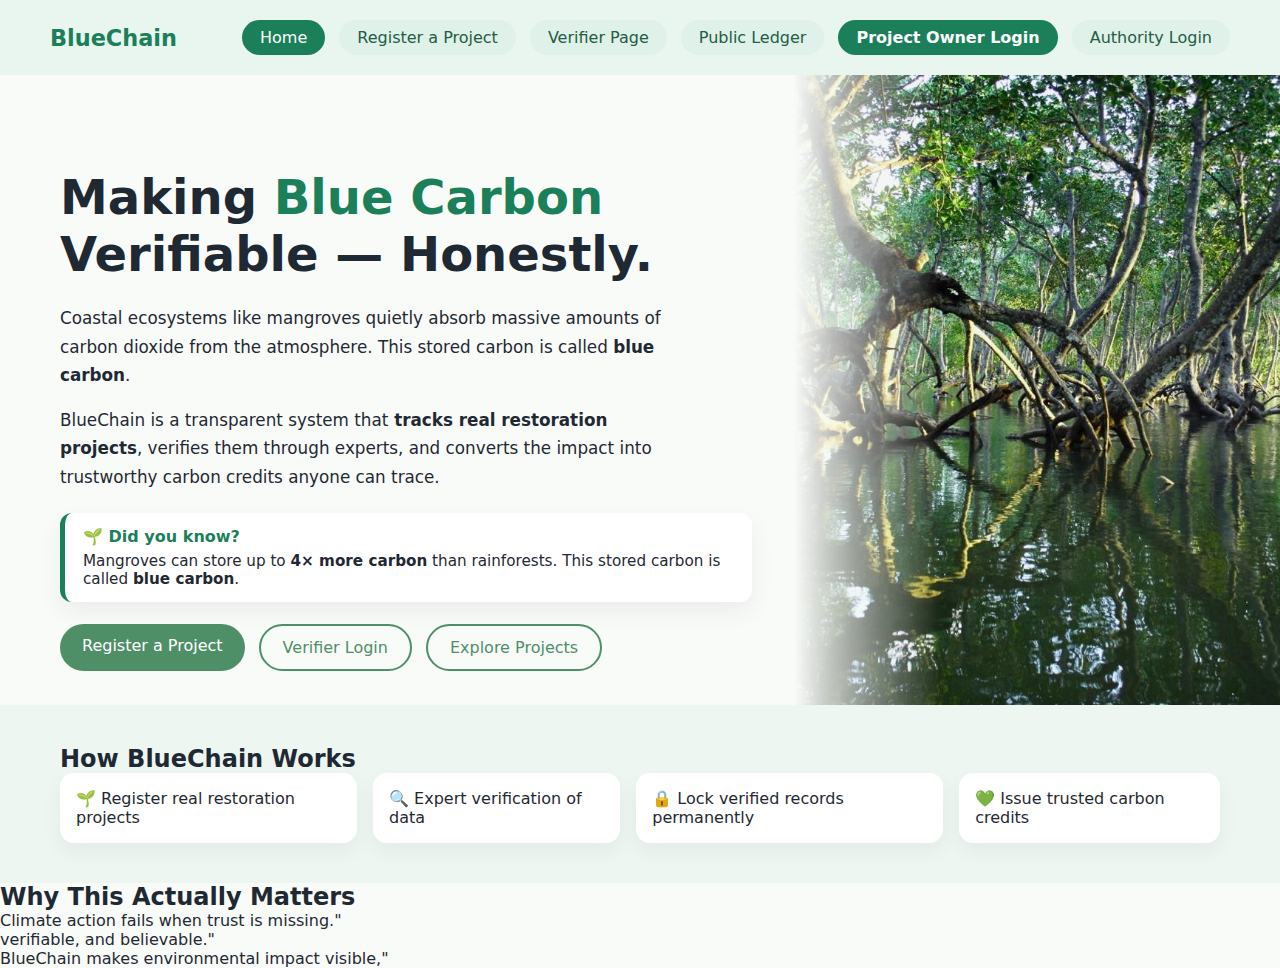
<file: bluechain/index.html>
<!DOCTYPE html>
<html lang="en">
<head>
  <meta charset="UTF-8" />
  <meta name="viewport" content="width=device-width, initial-scale=1.0" />
  <title>BlueChain</title>
  <link rel="stylesheet" href="style.css" />
</head>
<body>

<!-- NAVBAR -->
<header class="navbar">
  <div class="logo">BlueChain</div>
  <nav class="nav-pills">
    <a href="index.html" class="pill active">Home</a>
    <a href="register.html" class="pill">Register a Project</a>
    <a href="verify-login.html" class="pill">Verifier Page</a>
    <a href="projects.html" class="pill">Public Ledger</a>
    <a href="credits-owner-login.html" class="pill owner">Project Owner Login</a>
    <a href="credits.html" class="pill">Authority Login</a>
  </nav>
</header>


<!-- HERO -->
<section class="hero">

  <div class="hero-text">
    <h1>
      Making <span>Blue Carbon</span><br>
      Verifiable — Honestly.
    </h1>

    <p class="hero-desc">
      Coastal ecosystems like mangroves quietly absorb massive amounts of carbon
      dioxide from the atmosphere. This stored carbon is called
      <strong>blue carbon</strong>.
    </p>

    <p class="hero-desc">
      BlueChain is a transparent system that<strong> tracks real restoration projects</strong>,
      verifies them through experts, and converts the impact into trustworthy
      carbon credits anyone can trace.
    </p>

    <!-- DID YOU KNOW CARD -->
    <div class="did-you-know">
      <span>🌱 Did you know?</span>
      <p>
        Mangroves can store up to <strong>4× more carbon</strong> than rainforests.
        This stored carbon is called <strong>blue carbon</strong>.
      </p>
    </div>

    <div class="hero-actions">
  <a href="register.html" class="btn primary">Register a Project</a>
  <a href="verify-login.html" class="btn outline">Verifier Login</a>
  <a href="projects.html" class="btn secondary">Explore Projects</a>
</div>


  <!-- IMAGE -->
  <div class="hero-image"></div>

</section>

<!-- HOW IT WORKS (VISIBLE ABOVE FOLD) -->
<section class="how">
  <h2>How BlueChain Works</h2>

  <div class="steps">
    <div class="step">🌱 Register real restoration projects</div>
    <div class="step">🔍 Expert verification of data</div>
    <div class="step">🔒 Lock verified records permanently</div>
    <div class="step">💚 Issue trusted carbon credits</div>
  </div>
</section>

<!-- WHY IT MATTERS (PEEK) -->
<section class="why">
  <h2>Why This Actually Matters</h2>
  <div class="why">

    <div class="why">Climate action fails when trust is missing." </div>
    <div class="why">verifiable, and believable." </div>
    <div class="why">BlueChain makes environmental impact visible," </div>
    
  </div>
</section>

</body>
</html>
</file>
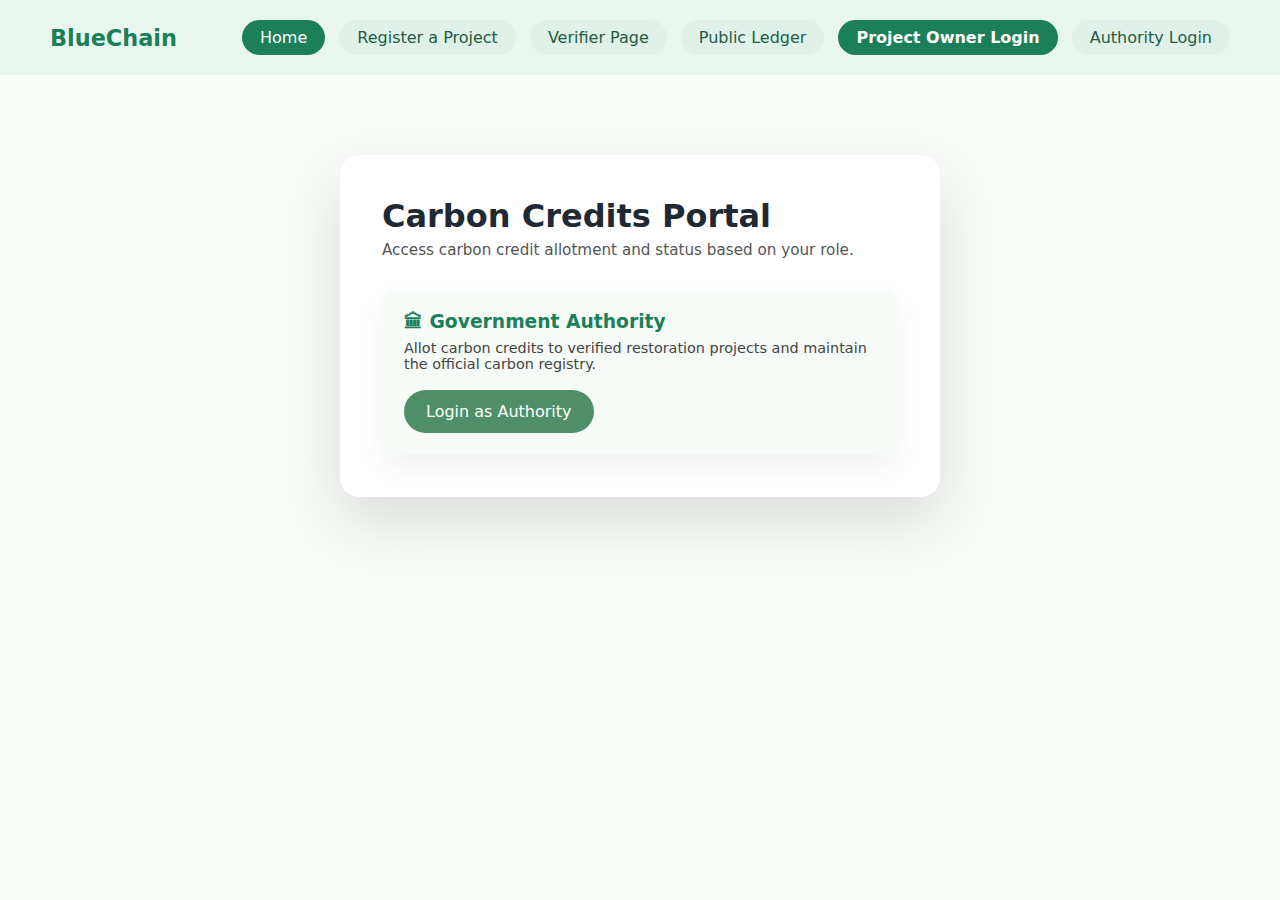
<file: bluechain/credits.html>
<!DOCTYPE html>
<html lang="en">
<head>
  <meta charset="UTF-8" />
  <title>Carbon Credits | BlueChain</title>
  <link rel="stylesheet" href="style.css" />
</head>
<body>

<!-- NAVBAR -->
<header class="navbar">
  <div class="logo">BlueChain</div>
  <nav class="nav-pills">
    <a href="index.html" class="pill active">Home</a>
    <a href="register.html" class="pill">Register a Project</a>
    <a href="verify-login.html" class="pill">Verifier Page</a>
    <a href="projects.html" class="pill">Public Ledger</a>
    <a href="credits-owner-login.html" class="pill owner">Project Owner Login</a>
    <a href="credits.html" class="pill">Authority Login</a>
  </nav>
</header>

<!-- MAIN SECTION -->
<section class="register-section">
  <div class="register-card" style="max-width:600px;">
    
    <h1>Carbon Credits Portal</h1>
    <p class="subtext">
      Access carbon credit allotment and status based on your role.
    </p>

    <!-- ROLE CARDS -->
    <div style="display:flex; gap:20px; margin-top:30px; flex-wrap:wrap;">

      <!-- GOVERNMENT -->
      <div class="credit-role-card">
        <h3>🏛 Government Authority</h3>
        <p>
          Allot carbon credits to verified restoration projects and
          maintain the official carbon registry.
        </p>
        <a href="credits-admin-login.html" class="btn primary full">
          Login as Authority
        </a>
      </div>

    

    </div>

  </div>
</section>

</body>
</html>
</file>
<file: bluechain/style.css>
/* RESET */
* {
  margin: 0;
  padding: 0;
  box-sizing: border-box;
  font-family: system-ui, -apple-system, BlinkMacSystemFont, "Segoe UI", sans-serif;
}

body {
  background: #f9fbf9;
  color: #1f2933;
}

/* ================= NAVBAR ================= */
.navbar {
  display: flex;
  justify-content: space-between;
  align-items: center;
  padding: 20px 50px;
  background: #e9f6ef;
}

.logo {
  font-size: 1.4rem;
  font-weight: 700;
  color: #1b7f5a;
}

.nav-pills {
  display: flex;
  gap: 14px;
}

.pill {
  padding: 8px 18px;
  border-radius: 999px;
  background: #dff1e8;
  text-decoration: none;
  font-weight: 500;
  color: #245c44;
  transition: all 0.25s ease;
}

.pill:hover {
  background: #1b7f5a;
  color: white;
}

.pill.active {
  background: #1b7f5a;
  color: white;
}

/* ================= HERO ================= */
.hero {
  display: flex;
  min-height: 70vh;
  padding-left: 60px;
  position: relative; /* ✅ ADD THIS */
}


.hero-text {
  width: 60%;
  padding-top: 60px;
  padding-right: 40px;
  z-index: 2;
}

.hero-text h1 {
  font-size: 3rem;
  line-height: 1.2;
  margin-bottom: 20px;
}

.hero-text h1 span {
  color: #1b7f5a;
}

.hero-desc {
  font-size: 1.05rem;
  line-height: 1.7;
  margin-bottom: 16px;
  max-width: 620px;
}

/* DID YOU KNOW */
.did-you-know {
  background: #ffffff;
  border-left: 5px solid #1b7f5a;
  padding: 14px 18px;
  border-radius: 12px;
  margin: 22px 0;
  box-shadow: 0 10px 25px rgba(0,0,0,0.06);
}

.did-you-know span {
  font-weight: 600;
  color: #1b7f5a;
}

.did-you-know p {
  margin-top: 6px;
  font-size: 0.95rem;
}

/* HERO BUTTONS */
.hero-actions {
  display: flex;
  gap: 14px;
  flex-wrap: wrap;
  z-index: 2;
}

.btn {
  display: inline-block;
  padding: 12px 22px;
  border-radius: 999px;
  font-weight: 500;
  text-decoration: none;
  transition: all 0.25s ease;
}

.btn.primary {
  background: #4f8f68;
  color: white;
}

.btn.outline,
.btn.secondary {
  background: transparent;
  color: #4f8f68;
  border: 2px solid #4f8f68;
}

/* HERO IMAGE (INDEX PAGE) */
.hero-image {
  position: absolute;
  right: 0;
  top: 0;
  width: 38%;
  height: 100%; /* FULL height after navbar */

  background-image: url("images/mangrove-hero.jpg");
  background-size: cover;
  background-position: center;

  -webkit-mask-image: linear-gradient(
    to left,
    rgba(0,0,0,1) 70%,
    rgba(0,0,0,0) 100%
  );
  mask-image: linear-gradient(
    to left,
    rgba(0,0,0,1) 70%,
    rgba(0,0,0,0) 100%
  );

  z-index: 1;
}

/* ================= HOW ================= */
.how {
  padding: 40px 60px;
  background: #eef6f1;
}

.steps {
  display: flex;
  gap: 16px;
}

.step {
  background: white;
  padding: 16px;
  border-radius: 14px;
  box-shadow: 0 8px 20px rgba(0,0,0,0.05);
}

/* ================= REGISTER PAGE ================= */
.register-bg {
  position: fixed;
  inset: 0;

  background:
    linear-gradient(
      rgba(247,250,246,0.75),
      rgba(247,250,246,0.75)
    ),
    url("images/mangrove-bg.jpg");

  background-size: cover;
  background-position: center;
  z-index: -1;
}

.register-card {
  background: rgba(255,255,255,0.94);
  padding: 42px;
  width: px; 
  border-radius: 20px;
  box-shadow: 0 25px 60px rgba(0,0,0,0.12);
}


.register-card h1 {
  margin-bottom: 6px;
}
.register-section {
  display: flex;
  justify-content: center;
  align-items: flex-start; /* not center vertically */
  padding-top: 80px; /* moved UP */
  padding-bottom: 60px;
}

.subtext {
  font-size: 0.95rem;
  color: #555;
  margin-bottom: 22px;
}

label {
  display: block;
  font-size: 0.85rem;
  margin-top: 14px;
  margin-bottom: 4px;
}

input, select {
  width: 100%;
  padding: 10px 12px;
  border-radius: 10px;
  border: 1px solid #ccc;
}

input:focus, select:focus {
  outline: none;
  border-color: #2f6f4e;
  box-shadow: 0 0 0 2px rgba(47,111,78,0.15);
}

.submit-btn {
  margin-top: 24px;
  width: 100%;
  padding: 12px;
  border: none;
  border-radius: 999px;
  background: #2f6f4e;
  color: white;
  font-weight: 600;
  cursor: pointer;
}
/* PROJECTS PAGE HEADER */
.projects-header {
  text-align: center;
  padding: 70px 40px 30px;
}

.projects-header h1 {
  font-size: 2.7rem;
  color: #1b7f5a;
  margin-bottom: 14px;
}

.projects-header p {
  font-size: 1.05rem;
  max-width: 720px;
  margin: 0 auto;
  color: #444;
  line-height: 1.6;
}

/* PROJECTS GRID */
.projects-grid {
  display: grid;
  grid-template-columns: repeat(auto-fit, minmax(300px, 1fr));
  gap: 28px;
  padding: 40px 60px 80px;
}

/* PROJECT CARD */
.project-card {
  background: white;
  border-radius: 18px;
  overflow: hidden;
  box-shadow: 0 15px 35px rgba(0,0,0,0.08);
  transition: transform 0.25s ease, box-shadow 0.25s ease;
}

.project-card:hover {
  transform: translateY(-6px);
  box-shadow: 0 25px 50px rgba(0,0,0,0.12);
}

.project-card img {
  width: 100%;
  height: 180px;
  object-fit: cover;
  display: block;                /* 🔥 IMPORTANT */
  background-color: #eee;        /* fallback */
}

.project-body {
  padding: 18px;
}

.project-body h3 {
  margin-bottom: 6px;
  color: #1b7f5a;
}

.project-body .org {
  font-size: 0.9rem;
  color: #555;
  margin-bottom: 10px;
}

.project-body .meta {
  font-size: 0.85rem;
  color: #444;
  line-height: 1.5;
  margin-bottom: 12px;
}

/* STATUS BADGES */
.status {
  display: inline-block;
  padding: 6px 14px;
  border-radius: 999px;
  font-size: 0.75rem;
  font-weight: 600;
}

.status.verified {
  background: #e6f5ee;
  color: #1b7f5a;
}

.status.pending {
  background: #fff4e5;
  color: #b36a00;
}
.project-search {
  display: flex;
  justify-content: center;
  margin: 20px 0 40px;
}

.project-search input {
  width: 60%;
  max-width: 600px;
  padding: 14px 20px;
  border-radius: 999px;
  border: 2px solid #cfe7db;
  font-size: 0.95rem;
  background: #f4fbf7;
  transition: all 0.25s ease;
}

.project-search input:focus {
  outline: none;
  border-color: #1b7f5a;
  box-shadow: 0 0 0 3px rgba(27,127,90,0.15);
}
/* CREDIT ROLE CARDS */
.credit-role-card {
  flex: 1;
  min-width: 240px;
  background: #f6fbf8;
  padding: 22px;
  border-radius: 16px;
  box-shadow: 0 12px 30px rgba(0,0,0,0.06);
}

.credit-role-card h3 {
  margin-bottom: 8px;
  color: #1b7f5a;
}

.credit-role-card p {
  font-size: 0.9rem;
  color: #444;
  margin-bottom: 18px;
}
.image-guidelines {
  margin-top: 14px;
  padding: 14px 16px;
  background: #f3faf7;
  border-left: 5px solid #1b7f5a;
  border-radius: 10px;
  font-size: 0.85rem;
  color: #333;
}

.image-guidelines h4 {
  margin-bottom: 6px;
  color: #1b7f5a;
}

.image-guidelines ul {
  padding-left: 18px;
  margin-bottom: 8px;
}

.image-guidelines li {
  margin-bottom: 4px;
}

.image-guidelines .example {
  font-size: 0.8rem;
  background: #ffffff;
  padding: 8px;
  border-radius: 6px;
  margin-top: 6px;
}

.image-guidelines .note {
  font-size: 0.75rem;
  color: #b33a3a;
  margin-top: 6px;
}

/* ============================= */
/* 🌍 PUBLIC INFO / FACT CARDS */
/* ============================= */

.project-card .project-body h3 {
  font-size: 1.1rem;
  margin-bottom: 8px;
}

.project-card .project-body p.meta {
  font-size: 0.9rem;
  line-height: 1.6;
  color: #333;
}

/* Highlight info-only cards */
.project-card:has(h3:contains("Did you know")),
.project-card:has(h3:contains("Why BlueChain")),
.project-card:has(h3:contains("Blockchain Principle")) {
  background: linear-gradient(135deg, #f2fff9, #ffffff);
  border-left: 6px solid #1b7f5a;
}

/* ================= CARBON ESTIMATE CARD ================= */
.carbon-card {
  margin-top: 18px;
  padding: 18px;
  border-radius: 16px;
  background: linear-gradient(135deg, #e6fff4, #f0fff9);
  border: 1px solid rgba(27, 127, 90, 0.2);
  text-align: center;
}

.carbon-card h3 {
  font-size: 1rem;
  color: #1b7f5a;
  margin-bottom: 10px;
}

.carbon-value {
  font-size: 2rem;
  font-weight: 700;
  color: #0f5132;
}

.carbon-value .unit {
  font-size: 0.9rem;
  font-weight: 500;
  color: #555;
  margin-left: 6px;
}

.carbon-hint {
  margin-top: 8px;
  font-size: 0.8rem;
  color: #666;
}
.credit-box {
  background: #f4fdf9;
  border-left: 4px solid #1b7f5a;
  padding: 12px;
  margin-top: 12px;
  border-radius: 8px;
  font-size: 0.9rem;
}

.pay-btn {
  margin-top: 12px;
  background: #1b7f5a;
}

.cancel-btn {
  margin-top: 12px;
  background: #d9534f;
}
/* ===============================
   🧭 PROJECT OWNER FLOW CARD
================================ */

.flow-card {
  background: rgba(255, 255, 255, 0.92);
  border-radius: 16px;
  padding: 22px 24px;
  max-width: 420px;
  box-shadow: 0 12px 30px rgba(0, 0, 0, 0.12);
  animation: fadeUp 0.6s ease;
}

.flow-card h3 {
  margin: 0 0 8px;
  font-size: 1.25rem;
  color: #1b7f5a;
}

.flow-sub {
  font-size: 0.9rem;
  color: #444;
  margin-bottom: 14px;
}

.flow-steps {
  padding-left: 18px;
  margin: 0 0 12px;
}

.flow-steps li {
  font-size: 0.9rem;
  margin-bottom: 8px;
  color: #333;
}

.flow-note {
  font-size: 0.8rem;
  color: #a94442;
  background: #fff3f3;
  padding: 8px 10px;
  border-radius: 8px;
}

@keyframes fadeUp {
  from {
    opacity: 0;
    transform: translateY(12px);
  }
  to {
    opacity: 1;
    transform: translateY(0);
  }
}
.hero-flow {
  display: flex;
  align-items: center;
  justify-content: center;
}
.register-section {
  display: flex;
  gap: 40px;
  align-items: flex-start;
}

.register-info {
  flex: 1;
  max-width: 420px;
}

.register-card {
  flex: 1;
}

/* 🧭 Project Owner Flow Card */
.flow-card {
  background: rgba(255, 255, 255, 0.95);
  border-radius: 16px;
  padding: 22px 26px;
  max-width: 420px;
  box-shadow: 0 10px 30px rgba(0,0,0,0.08);
  margin-left: 32px;
}

.flow-card h3 {
  margin-bottom: 8px;
  color: #1b7f5a;
}

.flow-sub {
  font-size: 0.9rem;
  color: #555;
  margin-bottom: 12px;
}

.flow-steps {
  padding-left: 18px;
  font-size: 0.9rem;
}

.flow-steps li {
  margin-bottom: 6px;
}

.flow-note {
  margin-top: 10px;
  font-size: 0.8rem;
  color: #c0392b;
}

.hero {
  align-items: center;
}

.hero-image {
  background-size: cover;
  background-position: center;
  min-height: 420px;
}
/* ===== MINI FLOW CARD (INDEX HERO) ===== */
.flow-card.mini {
  margin-top: 16px;
  padding: 14px 16px;
  max-width: 360px;
  background: rgba(255, 255, 255, 0.9);
  border-left: 4px solid #1b7f5a;
  border-radius: 10px;
  font-size: 0.85rem;
}

.flow-card.mini h4 {
  margin: 0 0 6px;
  font-size: 0.95rem;
  color: #1b7f5a;
}

.flow-card.mini p {
  margin: 4px 0;
  line-height: 1.4;
}

.flow-card.mini .flow-note {
  font-size: 0.75rem;
  color: #b04a3a;
}

/* ===== REGISTER PAGE HELPER CARD ===== */
.register-section {
  position: relative;
}

.register-helper {
  position: absolute;
  left: 6%;
  top: 18%;
  max-width: 340px;
}

/* ===== REGISTER PAGE TWO COLUMN LAYOUT ===== */

.register-container {
  display: grid;
  grid-template-columns: 320px minmax(80px, 1fr) minmax(600px, 720px);
  gap: 40px;
  align-items: start;
}

/* LEFT CARD */
.register-left {
  display: flex;
  justify-content: flex-start;
}

.flow-card.mini {
  max-width: 320px;
  padding: 16px 18px;
  background: rgba(255, 255, 255, 0.92);
  border-left: 4px solid #1b7f5a;
  border-radius: 12px;
  font-size: 0.85rem;
}

/* RIGHT FORM */
.register-right {
  display: flex;
  justify-content: center;
}

.register-card {
  width: 100%;
  max-width: 720px; /* 👈 THIS STOPS STRETCHING */
}


/* ===============================
   FORCE CENTER REGISTER FORM
   (OVERRIDE EVERYTHING ABOVE)
=============================== */

.register-container {
  display: grid !important;
  grid-template-columns: 320px 1fr 1fr !important;
  gap: 40px !important;
}

/* LEFT CARD — keep as is */
.register-left {
  justify-self: start !important;
}

/* RIGHT COLUMN — THIS IS THE FIX */
.register-right {
  display: flex !important;
  justify-content: center !important;
}

/* FORM ITSELF */
.register-right .register-card {
  width: 100% !important;
  max-width: 720px !important;
  margin: 0 auto !important;
}

/* ===============================
   🛡️ ADMIN LOGIN PAGE LAYOUT
   =============================== */

.admin-login-layout {
  display: flex;
  gap: 48px;
  max-width: 1200px;
  margin: 0 auto;
  align-items: flex-start;
  justify-content: center;
  padding: 60px 40px;
}

/* LEFT DEMO CARD */
.demo-card {
  width: 320px;
  background: rgba(255, 255, 255, 0.92);
  border-radius: 14px;
  padding: 22px;
  box-shadow: 0 10px 30px rgba(0, 0, 0, 0.08);
  border-left: 5px solid #1b7f5a;
}

.demo-card h3 {
  font-size: 1.1rem;
  margin-bottom: 8px;
  color: #1b7f5a;
}

.demo-sub {
  font-size: 0.9rem;
  color: #555;
  margin-bottom: 14px;
}

.demo-creds {
  background: #f3f7f5;
  padding: 12px;
  border-radius: 8px;
  margin-bottom: 10px;
}

.demo-creds p {
  margin: 6px 0;
  font-family: monospace;
  font-size: 0.95rem;
}

.demo-note {
  font-size: 0.8rem;
  color: #a94442;
}

/* KEEP FORM CENTERED */
.register-card {
  margin: 0 auto;
}

.nav-pills .pill.owner {
  background: #1b7f5a;
  color: white;
  font-weight: 600;
}

/* 🧪 Demo Login Layout */
.login-layout {
  display: flex;
  align-items: flex-start;
  justify-content: center;
  gap: 40px;
  max-width: 1200px;
  margin: 0 auto;
}

/* 🧪 Demo Info Card */
.demo-card {
  width: 320px;
  background: rgba(255, 255, 255, 0.96);
  border-radius: 14px;
  padding: 20px 22px;
  box-shadow: 0 12px 30px rgba(0,0,0,0.12);
}

.demo-card h3 {
  margin-bottom: 6px;
  color: #0f172a;
}

.demo-sub {
  font-size: 0.85rem;
  color: #555;
  margin-bottom: 12px;
}

.demo-list {
  font-size: 0.85rem;
  padding-left: 18px;
  margin-bottom: 14px;
}

.demo-list li {
  margin-bottom: 4px;
}

.demo-creds {
  background: #f1f5f9;
  border-radius: 10px;
  padding: 10px 12px;
  font-size: 0.85rem;
  margin-bottom: 10px;
}

.demo-creds p {
  margin: 6px 0;
}

.demo-note {
  font-size: 0.75rem;
  color: #666;
}
/* 🧭 Admin Info Strip */
.admin-info-strip {
  display: flex;
  justify-content: space-between;
  align-items: flex-start;
  max-width: 1200px;
  margin: 20px auto 40px;
  gap: 20px;
  padding: 0 20px;
}

/* LEFT: Demo Hint */
.admin-hint-card {
  max-width: 420px;
  background: rgba(255,255,255,0.95);
  border-radius: 14px;
  padding: 18px 20px;
  box-shadow: 0 10px 26px rgba(0,0,0,0.12);
}

.admin-hint-card h4 {
  margin-bottom: 6px;
}

/* RIGHT: Identity Badge */
.admin-identity-card {
  text-align: right;
  background: #0f172a;
  color: #fff;
  border-radius: 14px;
  padding: 16px 22px;
  min-width: 300px;
  box-shadow: 0 10px 26px rgba(0,0,0,0.25);
}

.badge-label {
  font-size: 0.7rem;
  text-transform: uppercase;
  letter-spacing: 0.05em;
  opacity: 0.8;
}

.badge-sub {
  font-size: 0.8rem;
  opacity: 0.85;
  margin-top: 4px;
}

/* 🧭 Verifier Info Strip */
.verifier-info-strip {
  display: flex;
  justify-content: space-between;
  align-items: flex-start;
  max-width: 1200px;
  margin: 20px auto 30px;
  padding: 0 20px;
  gap: 20px;
}

/* LEFT: Role explanation */
.verifier-role-card {
  max-width: 420px;
  background: rgba(255,255,255,0.95);
  border-radius: 14px;
  padding: 16px 20px;
  box-shadow: 0 10px 24px rgba(0,0,0,0.12);
}

.verifier-role-card .muted {
  font-size: 0.85rem;
  opacity: 0.75;
  margin-top: 6px;
}

/* RIGHT: Identity badge */
.verifier-identity-card {
  background: #0f172a;
  color: #fff;
  border-radius: 14px;
  padding: 16px 22px;
  min-width: 280px;
  text-align: right;
  box-shadow: 0 10px 26px rgba(0,0,0,0.25);
}
/* ===============================
   VERIFIER LOGIN – LEFT INFO CARD
   =============================== */

.verifier-layout {
  display: grid;
  grid-template-columns: 320px 1fr;
  gap: 40px;
  align-items: center;
}

.info-card {
  background: #ffffffcc;
  border-left: 6px solid #1b7f5a;
  padding: 20px;
  border-radius: 12px;
  box-shadow: 0 8px 20px rgba(0,0,0,0.08);
  font-size: 0.9rem;
}

.info-card h3 {
  margin-bottom: 10px;
  color: #1b7f5a;
}

.info-card ul {
  padding-left: 18px;
  margin: 10px 0;
}

.info-card li {
  margin-bottom: 6px;
}
/* 👤 Logged-in badge */
.logged-badge {
  position: sticky;
  top: 72px;
  margin: 16px 24px;
  padding: 10px 14px;
  width: fit-content;
  background: #eaf7f1;
  color: #1b7f5a;
  font-size: 0.85rem;
  border-radius: 8px;
  border: 1px solid #bfe6d5;
}

.owner-badge {
  margin-left: 24px;
}
</file>
